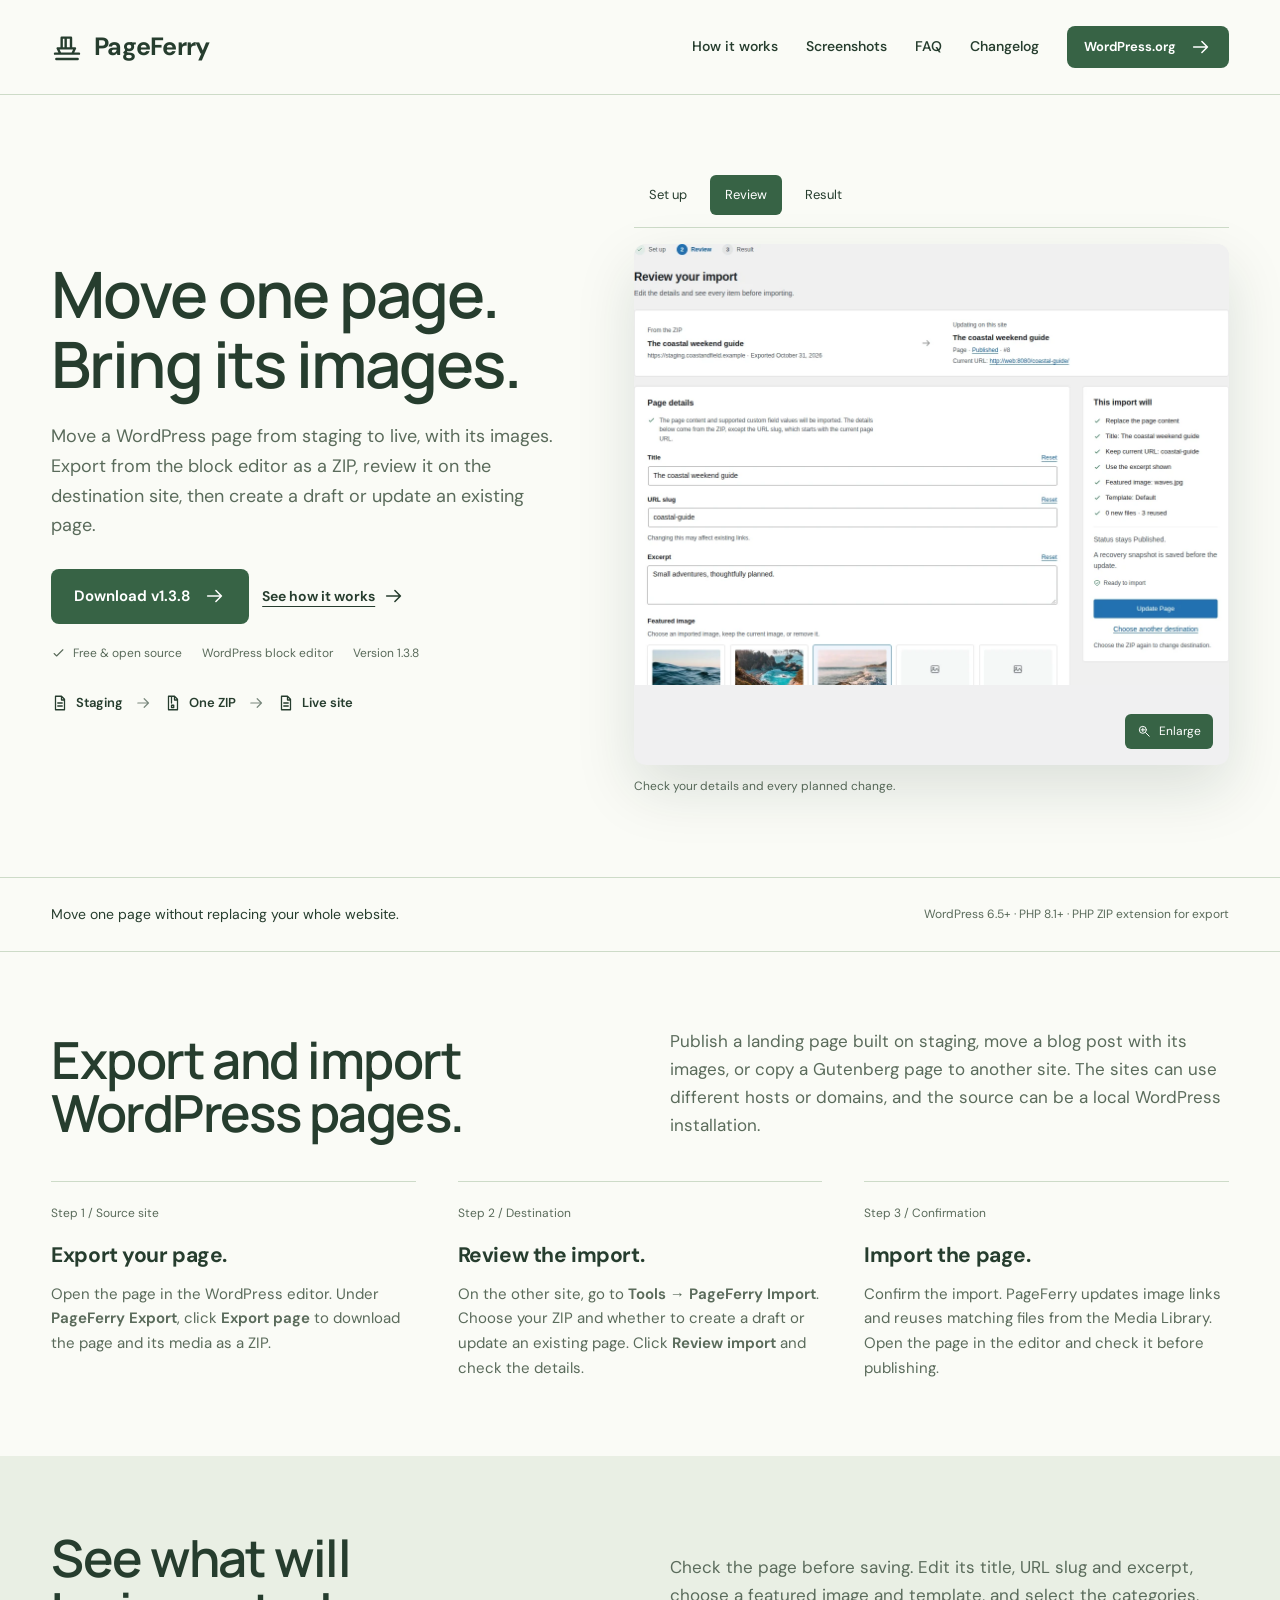
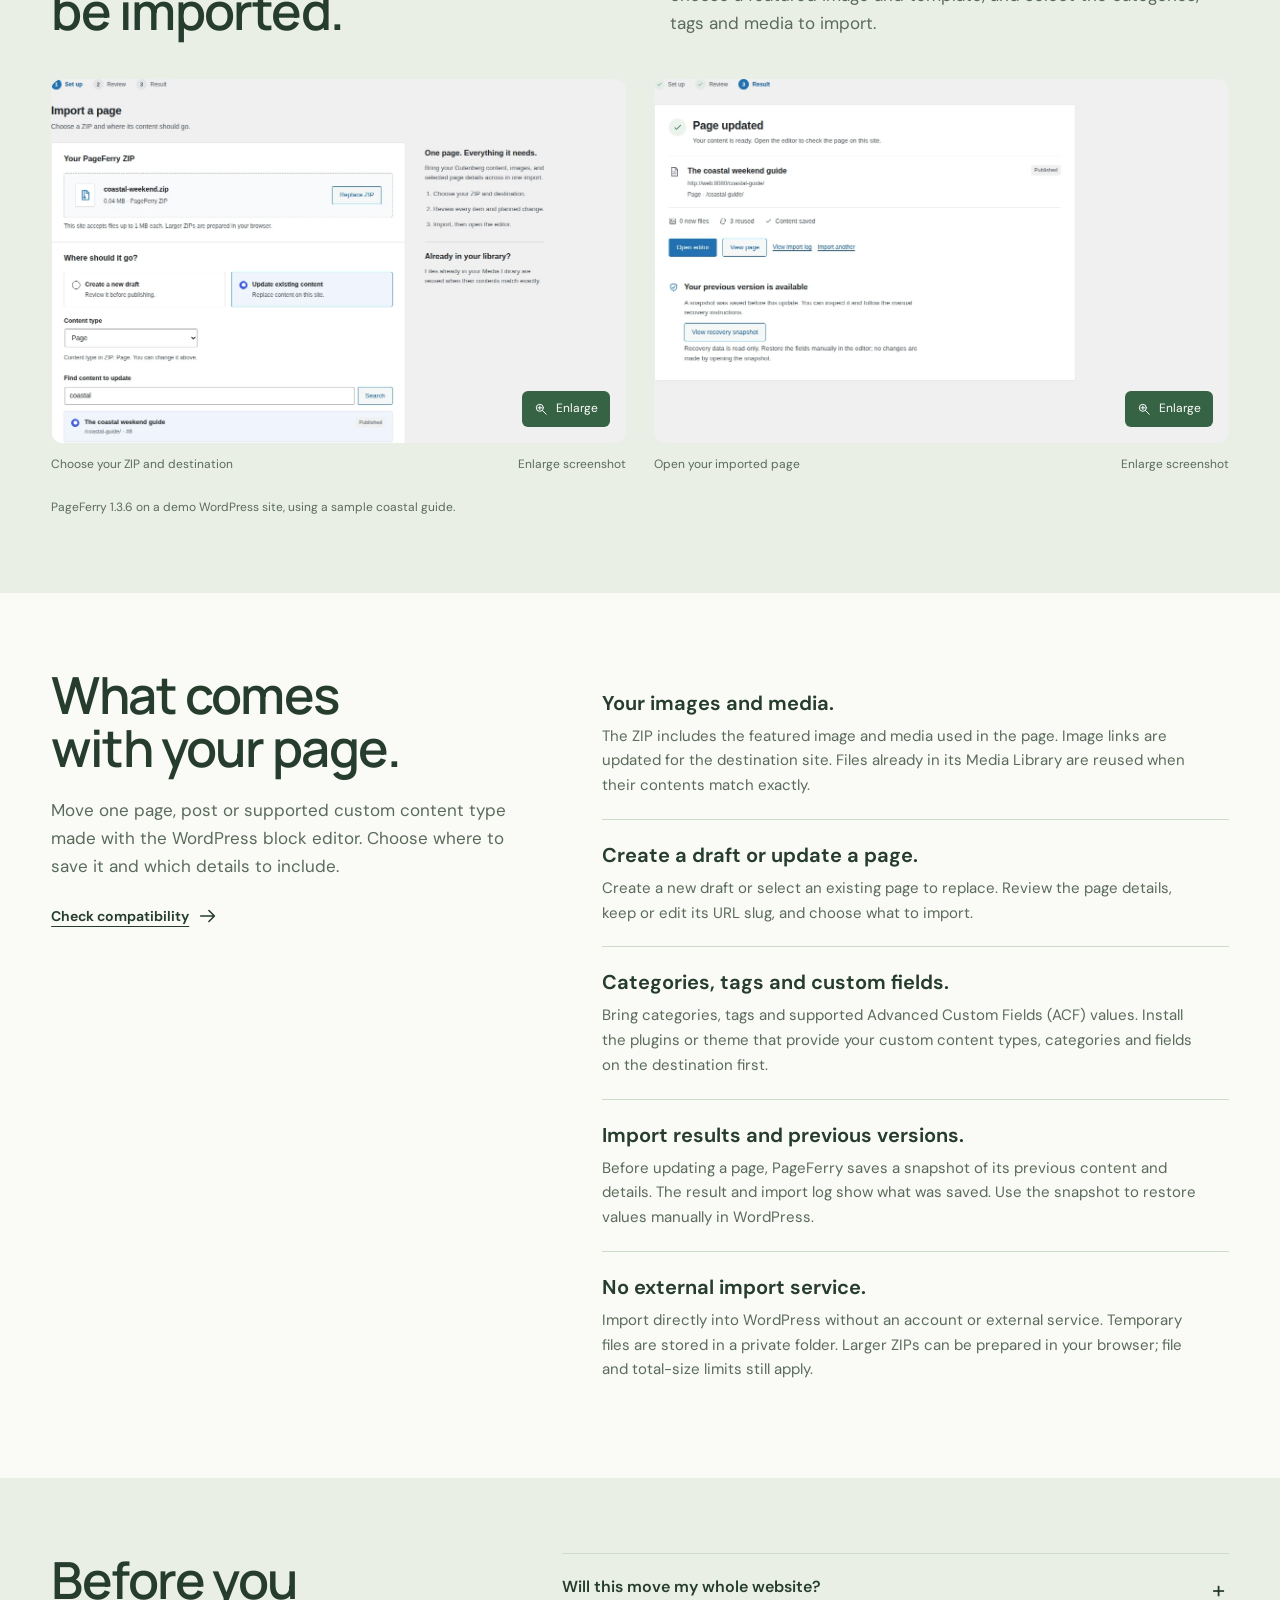
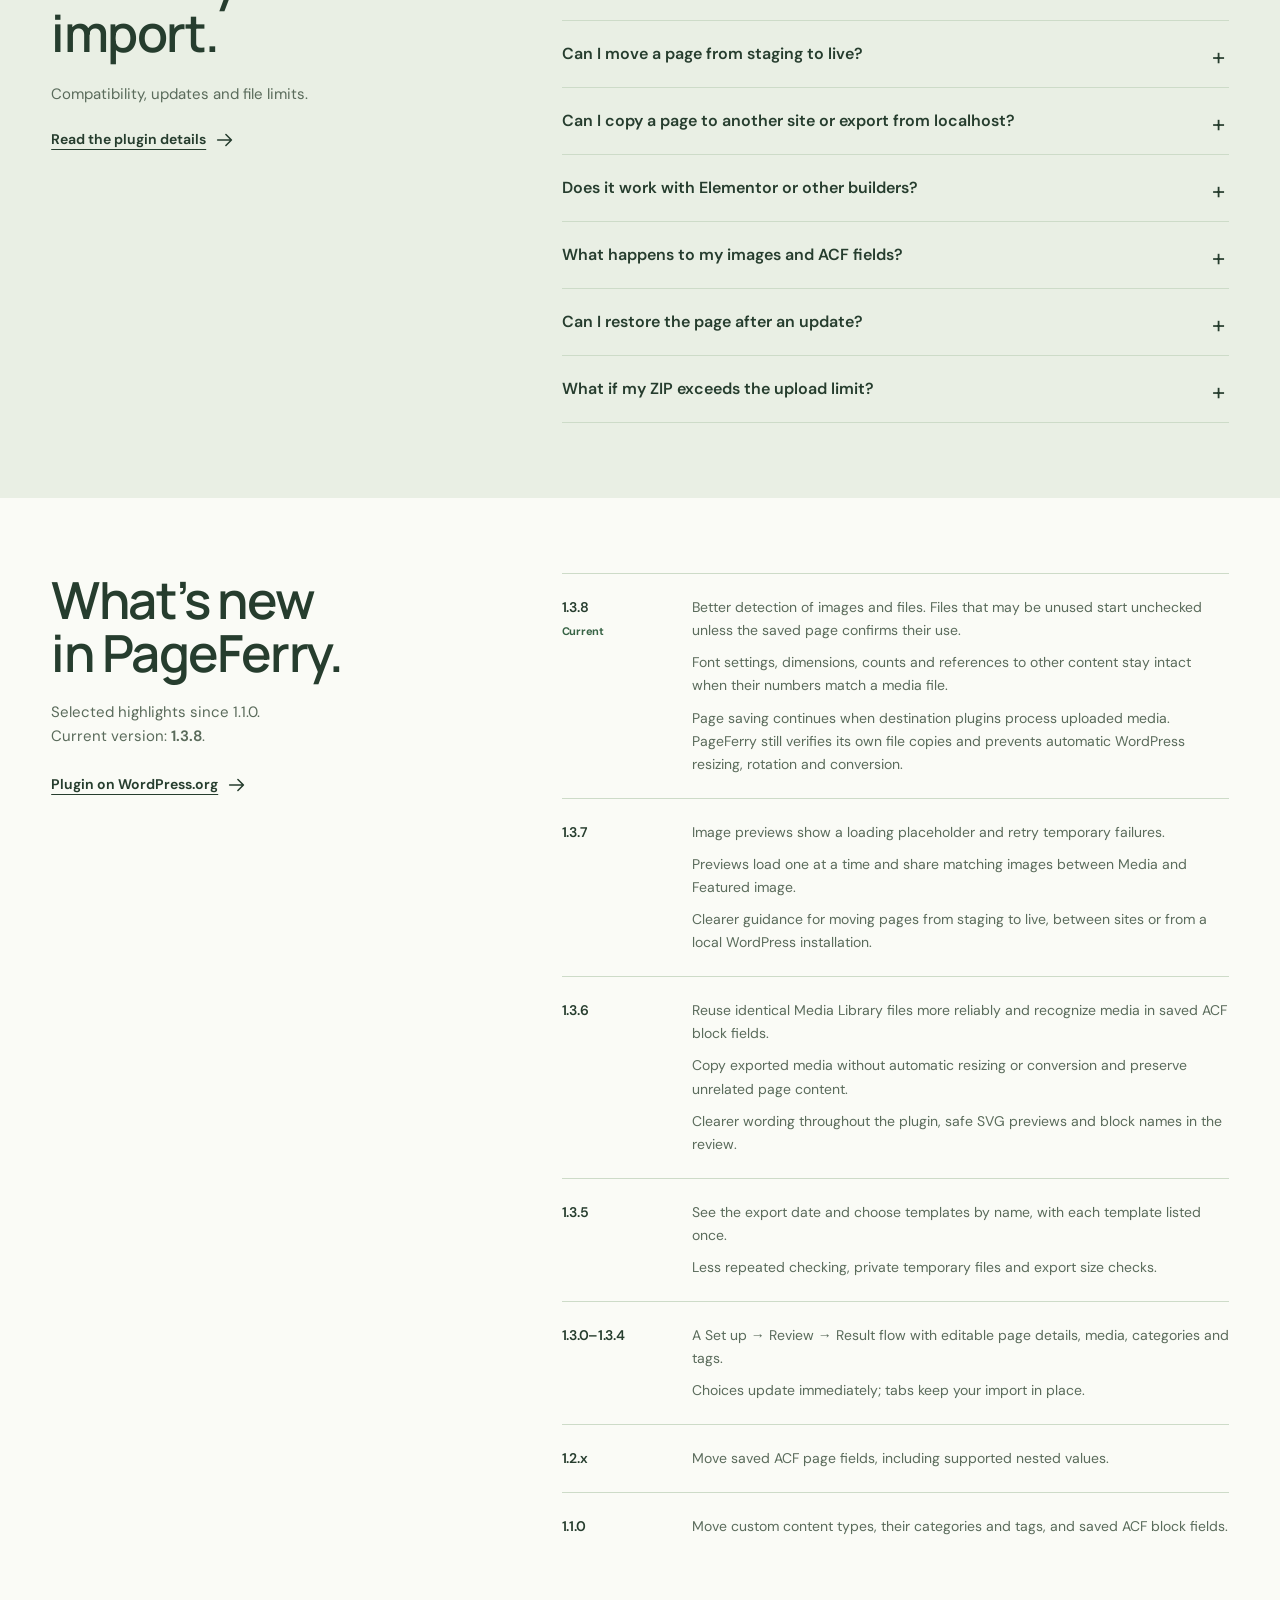
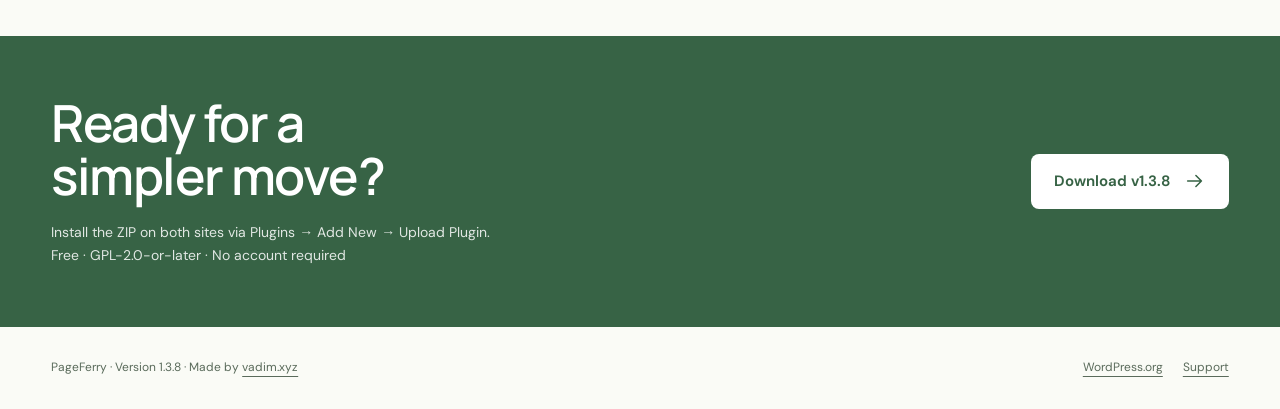
<file: index.html>
<!doctype html>
<html lang="en"><head><meta charset="utf-8"><meta name="viewport" content="width=device-width,initial-scale=1"><title>Move WordPress Pages from Staging to Live | PageFerry</title><meta name="description" content="Move a WordPress page from staging to live, with its images. Free Gutenberg export and import plugin to copy pages between sites or update an existing page."><meta name="theme-color" content="#fafbf6"><link rel="icon" href="site/pageferry/assets/favicon.svg" type="image/svg+xml"><link rel="stylesheet" href="site/pageferry/site.css?v=1.3.6"><script src="site/pageferry/site.js?v=1.3.6" defer></script></head><body class="clearwater"><a class="skip" href="#main">Skip to content</a>
<header class="site-header"><div class="wrap nav">
<a class="brand" href="#main"><svg class="brand-mark" aria-hidden="true" viewBox="0 0 24 24"><path d="M3 17h18M5 13h13l-2 4H7zM8 13V5h7v8M11 5v8M4 21h16"/></svg>PageFerry</a>
<nav class="nav-links" aria-label="Main navigation"><a href="#how">How it works</a><a href="#screenshots">Screenshots</a><a class="optional" href="#faq">FAQ</a><a class="optional" href="#changelog">Changelog</a><a class="button small" href="https://wordpress.org/plugins/pageferry/" target="_blank" rel="noopener noreferrer">WordPress.org<svg aria-hidden="true" viewBox="0 0 24 24"><path d="M4 12h15m-6-6 6 6-6 6"/></svg></a></nav>
</div></header><main id="main"><section class="hero"><div class="wrap hero-split"><div class="hero-copy"><h1>Move one page.<br>Bring its images.</h1><p class="lead">Move a WordPress page from staging to live, with its images. Export from the block editor as a ZIP, review it on the destination site, then create a draft or update an existing page.</p><div class="actions"><a class="button" href="site/pageferry/downloads/pageferry-1.3.8.zip" download>Download v1.3.8<svg aria-hidden="true" viewBox="0 0 24 24"><path d="M4 12h15m-6-6 6 6-6 6"/></svg></a><a class="text-link" href="#how">See how it works<svg aria-hidden="true" viewBox="0 0 24 24"><path d="M4 12h15m-6-6 6 6-6 6"/></svg></a></div><div class="availability"><span><svg aria-hidden="true" viewBox="0 0 24 24"><path d="m5 12 4 4L19 6"/></svg>Free &amp; open source</span><span>WordPress block editor</span><span class="version">Version 1.3.8</span></div><div class="route" aria-label="Export from the source site, save the ZIP, import on the destination site"><span><svg aria-hidden="true" viewBox="0 0 24 24"><path d="M6 3h8l4 4v14H6zM14 3v5h4M9 12h6m-6 4h6"/></svg>Staging</span><svg aria-hidden="true" viewBox="0 0 24 24"><path d="M4 12h15m-6-6 6 6-6 6"/></svg><span><svg aria-hidden="true" viewBox="0 0 24 24"><path d="M6 3h8l4 4v14H6zM14 3v5h4M10 3v9m0 3v3h3v-3z"/></svg>One ZIP</span><svg aria-hidden="true" viewBox="0 0 24 24"><path d="M4 12h15m-6-6 6 6-6 6"/></svg><span><svg aria-hidden="true" viewBox="0 0 24 24"><path d="M6 3h8l4 4v14H6zM14 3v5h4M9 12h6m-6 4h6"/></svg>Live site</span></div></div><div class="product-tour"><div class="tour-tabs" role="group" aria-label="Explore PageFerry screenshots"><button type="button" data-tour="setup" data-src="site/pageferry/assets/setup.webp?v=1.3.6" data-full="site/pageferry/assets/setup-full.webp?v=1.3.6" data-caption="Choose a ZIP and where its content should go." aria-pressed="false">Set up</button><button type="button" data-tour="review" data-src="site/pageferry/assets/review.webp?v=1.3.6" data-full="site/pageferry/assets/review-full.webp?v=1.3.6" data-caption="Check your details and every planned change." aria-pressed="true">Review</button><button type="button" data-tour="result" data-src="site/pageferry/assets/result.webp?v=1.3.6" data-full="site/pageferry/assets/result-full.webp?v=1.3.6" data-caption="Open the imported page and check the result." aria-pressed="false">Result</button></div><figure class="screenshot"><a class="screen-link" href="site/pageferry/assets/review-full.webp?v=1.3.6" data-screenshot="Check your details and every planned change."><img src="site/pageferry/assets/review.webp?v=1.3.6" alt="PageFerry review showing the source and destination, editable page details, featured image choices and import summary." loading="eager" width="1200" height="1120"><span class="zoom-label"><svg aria-hidden="true" viewBox="0 0 24 24"><circle cx="10" cy="10" r="6"/><path d="m15 15 6 6M7 10h6m-3-3v6"/></svg>Enlarge</span></a></figure><p class="tour-caption" aria-live="polite">Check your details and every planned change.</p></div></div></section><div class="promise"><div class="wrap promise-inner"><p>Move one page without replacing your whole website.</p><p class="requirements">WordPress 6.5+ · PHP 8.1+ · PHP ZIP extension for export</p></div></div><section class="section" id="how"><div class="wrap"><div class="section-heading"><h2>Export and import WordPress pages.</h2><p>Publish a landing page built on staging, move a blog post with its images, or copy a Gutenberg page to another site. The sites can use different hosts or domains, and the source can be a local WordPress installation.</p></div><div class="workflow">
<article><span class="step-number">Step 1 / Source site</span><h3>Export your page.</h3><p>Open the page in the WordPress editor. Under <strong>PageFerry Export</strong>, click <strong>Export page</strong> to download the page and its media as a ZIP.</p></article>
<article><span class="step-number">Step 2 / Destination</span><h3>Review the import.</h3><p>On the other site, go to <strong>Tools → PageFerry Import</strong>. Choose your ZIP and whether to create a draft or update an existing page. Click <strong>Review import</strong> and check the details.</p></article>
<article><span class="step-number">Step 3 / Confirmation</span><h3>Import the page.</h3><p>Confirm the import. PageFerry updates image links and reuses matching files from the Media Library. Open the page in the editor and check it before publishing.</p></article>
</div></div></section><section class="section showcase" id="screenshots"><div class="wrap"><div class="section-heading"><h2>See what will<br>be imported.</h2><p>Check the page before saving. Edit its title, URL slug and excerpt, choose a featured image and template, and select the categories, tags and media to import.</p></div><div class="screen-pair"><figure class="screenshot"><a class="screen-link" href="site/pageferry/assets/setup-full.webp?v=1.3.6" data-screenshot="Choose your ZIP and destination"><img src="site/pageferry/assets/setup.webp?v=1.3.6" alt="PageFerry setup with ZIP selection and the choice to create a draft or update existing content." loading="lazy" width="1200" height="900"><span class="zoom-label"><svg aria-hidden="true" viewBox="0 0 24 24"><circle cx="10" cy="10" r="6"/><path d="m15 15 6 6M7 10h6m-3-3v6"/></svg>Enlarge</span></a><figcaption><span>Choose your ZIP and destination</span><span>Enlarge screenshot</span></figcaption></figure><figure class="screenshot"><a class="screen-link" href="site/pageferry/assets/result-full.webp?v=1.3.6" data-screenshot="Open your imported page"><img src="site/pageferry/assets/result.webp?v=1.3.6" alt="PageFerry completed import with links to the editor, preview, import log and recovery snapshot." loading="lazy" width="1200" height="900"><span class="zoom-label"><svg aria-hidden="true" viewBox="0 0 24 24"><circle cx="10" cy="10" r="6"/><path d="m15 15 6 6M7 10h6m-3-3v6"/></svg>Enlarge</span></a><figcaption><span>Open your imported page</span><span>Enlarge screenshot</span></figcaption></figure></div><p class="screen-note">PageFerry 1.3.6 on a demo WordPress site, using a sample coastal guide.</p></div></section><section class="section" id="features"><div class="wrap features"><div class="features-intro"><h2>What comes with your page.</h2><p>Move one page, post or supported custom content type made with the WordPress block editor. Choose where to save it and which details to include.</p><a class="text-link" href="#faq">Check compatibility<svg aria-hidden="true" viewBox="0 0 24 24"><path d="M4 12h15m-6-6 6 6-6 6"/></svg></a></div><dl class="feature-list">
<div><dt>Your images and media.</dt><dd>The ZIP includes the featured image and media used in the page. Image links are updated for the destination site. Files already in its Media Library are reused when their contents match exactly.</dd></div>
<div><dt>Create a draft or update a page.</dt><dd>Create a new draft or select an existing page to replace. Review the page details, keep or edit its URL slug, and choose what to import.</dd></div>
<div><dt>Categories, tags and custom fields.</dt><dd>Bring categories, tags and supported Advanced Custom Fields (ACF) values. Install the plugins or theme that provide your custom content types, categories and fields on the destination first.</dd></div>
<div><dt>Import results and previous versions.</dt><dd>Before updating a page, PageFerry saves a snapshot of its previous content and details. The result and import log show what was saved. Use the snapshot to restore values manually in WordPress.</dd></div>
<div><dt>No external import service.</dt><dd>Import directly into WordPress without an account or external service. Temporary files are stored in a private folder. Larger ZIPs can be prepared in your browser; file and total-size limits still apply.</dd></div>
</dl></div></section><section class="section showcase" id="faq"><div class="wrap faq-layout"><div><h2>Before you<br>import.</h2><p>Compatibility, updates and file limits.</p><a class="text-link" href="https://wordpress.org/plugins/pageferry/" target="_blank" rel="noopener noreferrer">Read the plugin details<svg aria-hidden="true" viewBox="0 0 24 24"><path d="M4 12h15m-6-6 6 6-6 6"/></svg></a></div><div><details><summary>Will this move my whole website?</summary><p>PageFerry moves one page, post or supported custom content type at a time. It does not transfer themes, plugins, site settings or an entire Media Library.</p></details><details><summary>Can I move a page from staging to live?</summary><p>Yes. Export the page on staging and import its ZIP on the live site. Create a new draft to check before publishing, or select an existing page to update. A published page stays published, so an update appears on the live site as soon as the import is saved. Its URL stays the same unless you edit the slug. A snapshot of the previous version is saved first.</p></details><details><summary>Can I copy a page to another site or export from localhost?</summary><p>Yes. The sites can use different hosts or domains, and the source can be a local WordPress installation. The ZIP contains the exported media files, so the destination does not need to connect to the source. Install the theme and custom block plugins needed to display the page on the destination first.</p></details><details><summary>Does it work with Elementor or other builders?</summary><p>PageFerry supports the WordPress block editor (Gutenberg). Imports identified as Elementor, Divi, Beaver Builder, Bricks or WPBakery content are refused. Install the theme and custom block plugins needed to display the page on the destination first.</p></details><details><summary>What happens to my images and ACF fields?</summary><p>Media files are included in the ZIP. Files that may be unused start unchecked in the review; select any you need before importing. Matching Media Library files are reused when their contents match exactly. PageFerry copies the exported media without resizing, rotating or converting it. Other plugins on the destination can apply their own image processing or SVG rules. Supported ACF custom field values move too, with updated image links. Install ACF and matching field definitions on the destination first. Field definitions, site-wide ACF options and SEO data are not included. Check fields that refer to other posts or users after importing.</p></details><details><summary>Can I restore the page after an update?</summary><p>Open Recovery snapshots to read the previous content and page details. Copy the values you need back into the WordPress editor. Restoration is manual; there is no one-click restore button.</p></details><details><summary>What if my ZIP exceeds the upload limit?</summary><p>Your browser can prepare a larger ZIP and upload its media files one at a time. Each file must still fit the upload limit, and the whole import must fit PageFerry’s size limits. Reduce an oversized file and export again, or ask your host to raise a lower upload limit.</p></details></div></div></section><section class="section" id="changelog"><div class="wrap changelog-layout"><div class="changelog-intro"><h2>What’s new<br>in PageFerry.</h2><p>Selected highlights since 1.1.0.<br>Current version: <strong class="version">1.3.8</strong>.</p><a class="text-link" href="https://wordpress.org/plugins/pageferry/" target="_blank" rel="noopener noreferrer">Plugin on WordPress.org<svg aria-hidden="true" viewBox="0 0 24 24"><path d="M4 12h15m-6-6 6 6-6 6"/></svg></a></div><div>
<article class="release"><h3>1.3.8<span class="current">Current</span></h3><ul><li>Better detection of images and files. Files that may be unused start unchecked unless the saved page confirms their use.</li><li>Font settings, dimensions, counts and references to other content stay intact when their numbers match a media file.</li><li>Page saving continues when destination plugins process uploaded media. PageFerry still verifies its own file copies and prevents automatic WordPress resizing, rotation and conversion.</li></ul></article>
<article class="release"><h3>1.3.7</h3><ul><li>Image previews show a loading placeholder and retry temporary failures.</li><li>Previews load one at a time and share matching images between Media and Featured image.</li><li>Clearer guidance for moving pages from staging to live, between sites or from a local WordPress installation.</li></ul></article>
<article class="release"><h3>1.3.6</h3><ul><li>Reuse identical Media Library files more reliably and recognize media in saved ACF block fields.</li><li>Copy exported media without automatic resizing or conversion and preserve unrelated page content.</li><li>Clearer wording throughout the plugin, safe SVG previews and block names in the review.</li></ul></article>
<article class="release"><h3>1.3.5</h3><ul><li>See the export date and choose templates by name, with each template listed once.</li><li>Less repeated checking, private temporary files and export size checks.</li></ul></article>
<article class="release"><h3>1.3.0–1.3.4</h3><ul><li>A Set up → Review → Result flow with editable page details, media, categories and tags.</li><li>Choices update immediately; tabs keep your import in place.</li></ul></article>
<article class="release"><h3>1.2.x</h3><ul><li>Move saved ACF page fields, including supported nested values.</li></ul></article>
<article class="release"><h3>1.1.0</h3><ul><li>Move custom content types, their categories and tags, and saved ACF block fields.</li></ul></article>
</div></div></section><section class="download" id="download"><div class="wrap download-inner"><div><h2>Ready for a<br>simpler move?</h2><p>Install the ZIP on both sites via Plugins → Add New → Upload Plugin.<br>Free · GPL-2.0-or-later · No account required</p></div><a class="button" href="site/pageferry/downloads/pageferry-1.3.8.zip" download>Download v1.3.8<svg aria-hidden="true" viewBox="0 0 24 24"><path d="M4 12h15m-6-6 6 6-6 6"/></svg></a></div></section></main><footer class="footer"><div class="wrap footer-inner"><span>PageFerry · Version 1.3.8 · Made by <a href="https://vadim.xyz" target="_blank" rel="noopener noreferrer">vadim.xyz</a></span><div class="footer-links"><a href="https://wordpress.org/plugins/pageferry/" target="_blank" rel="noopener noreferrer">WordPress.org</a><a href="https://wordpress.org/support/plugin/pageferry/" target="_blank" rel="noopener noreferrer">Support</a></div></div></footer>
<dialog class="viewer" aria-labelledby="viewer-title"><div class="viewer-top"><h2 id="viewer-title">PageFerry screenshot</h2><div class="viewer-tools"><button class="viewer-zoom" type="button" aria-pressed="false" aria-controls="viewer-image"><svg aria-hidden="true" viewBox="0 0 24 24"><circle cx="10" cy="10" r="6"/><path d="m15 15 6 6M7 10h6m-3-3v6"/></svg><span>Zoom in</span></button><button class="viewer-close" type="button" autofocus><svg aria-hidden="true" viewBox="0 0 24 24"><path d="m6 6 12 12M6 18 18 6"/></svg>Close</button></div></div><div class="viewer-image" id="viewer-image" tabindex="0" role="region" aria-label="Enlarged screenshot. Use the arrow keys to move around the image."><img alt=""></div><p class="viewer-hint">Sample content on a demo site. Zoom in to read the details. Swipe or use the arrow keys to move around the image. Press Escape to close.</p></dialog></body></html>
</file>
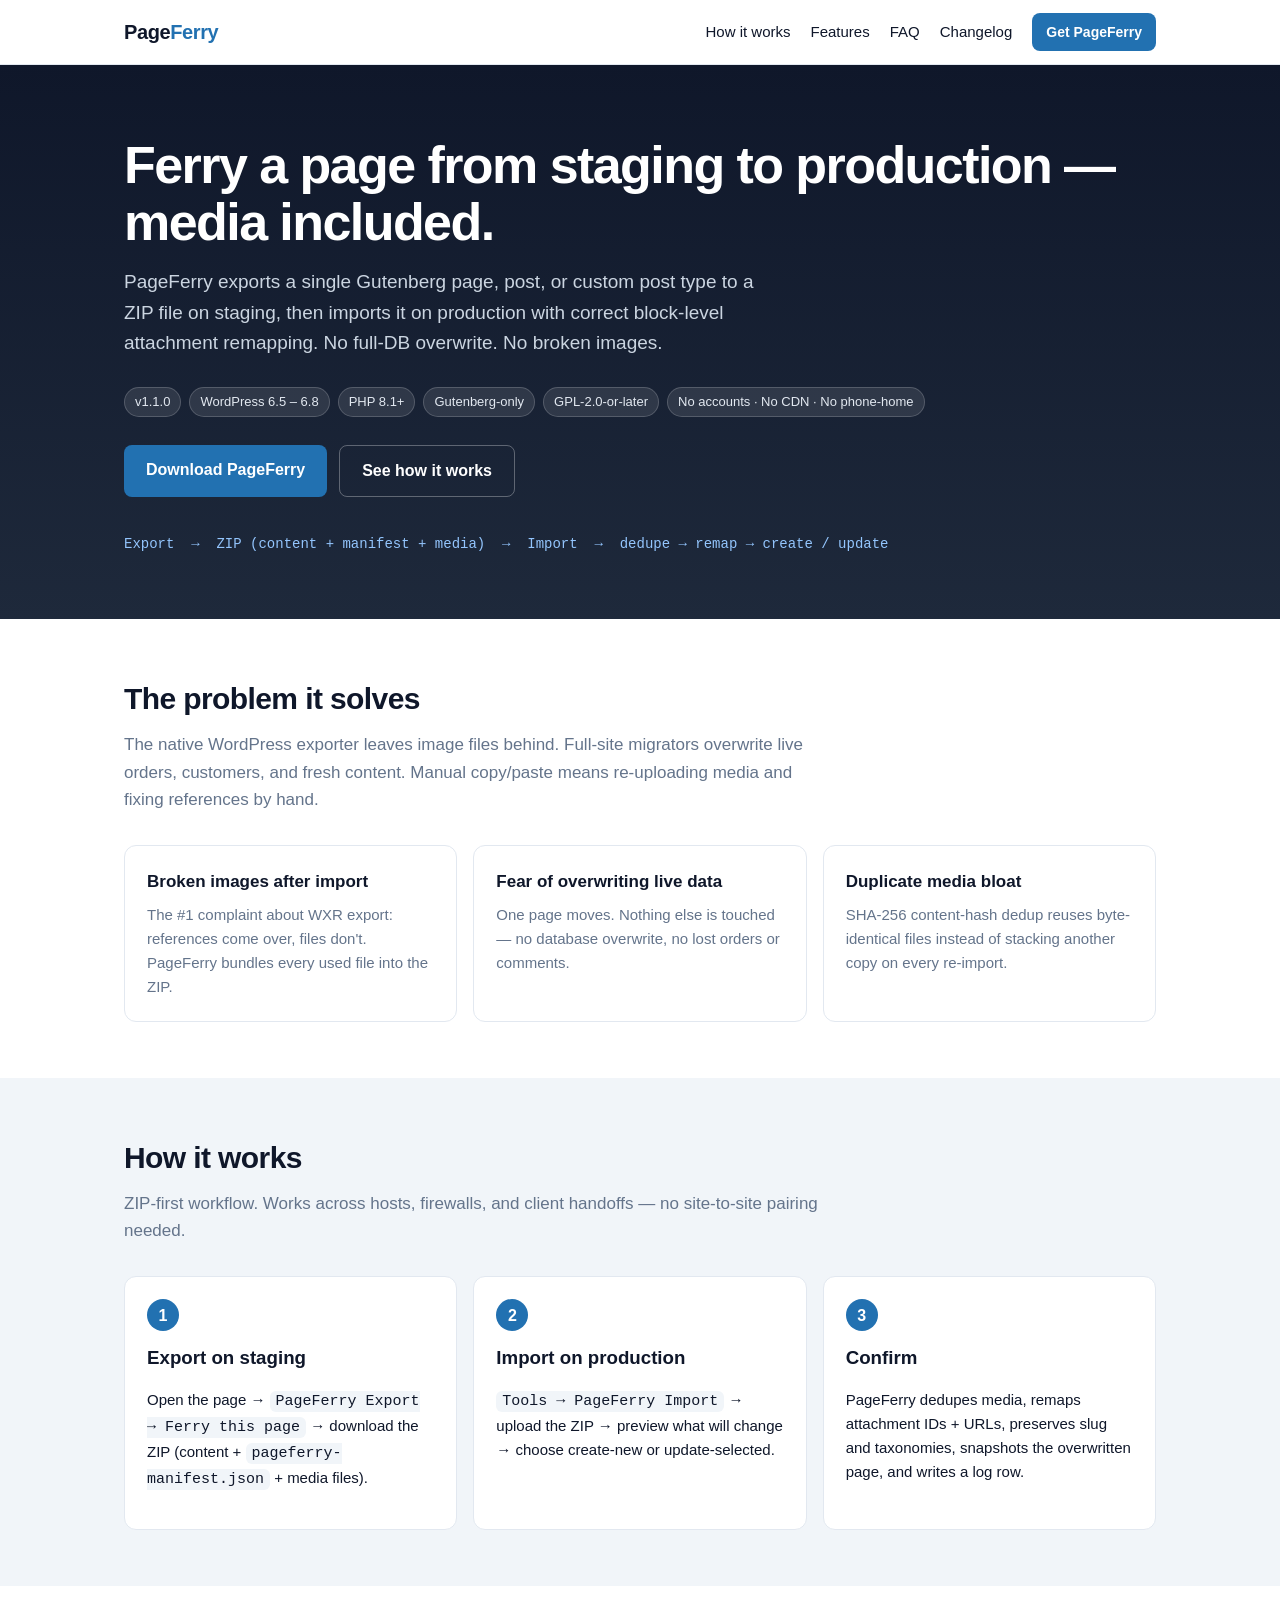
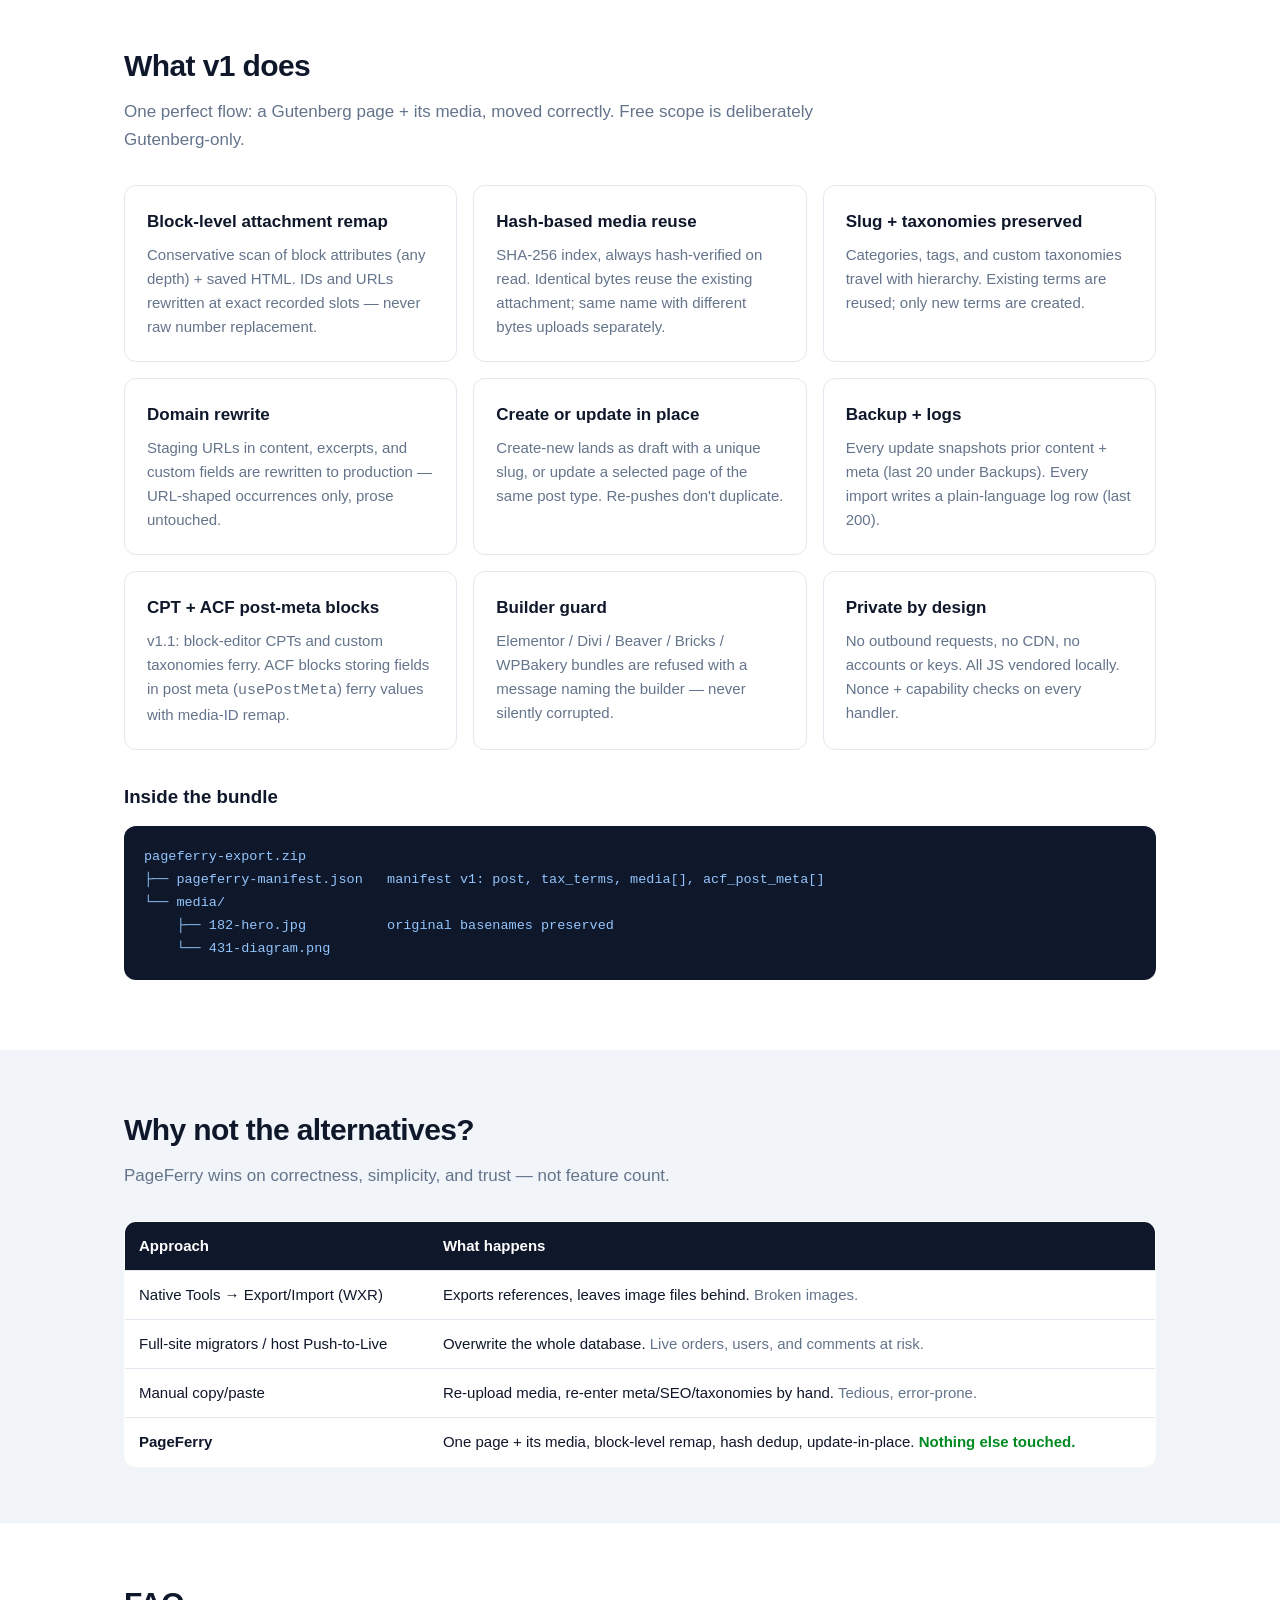
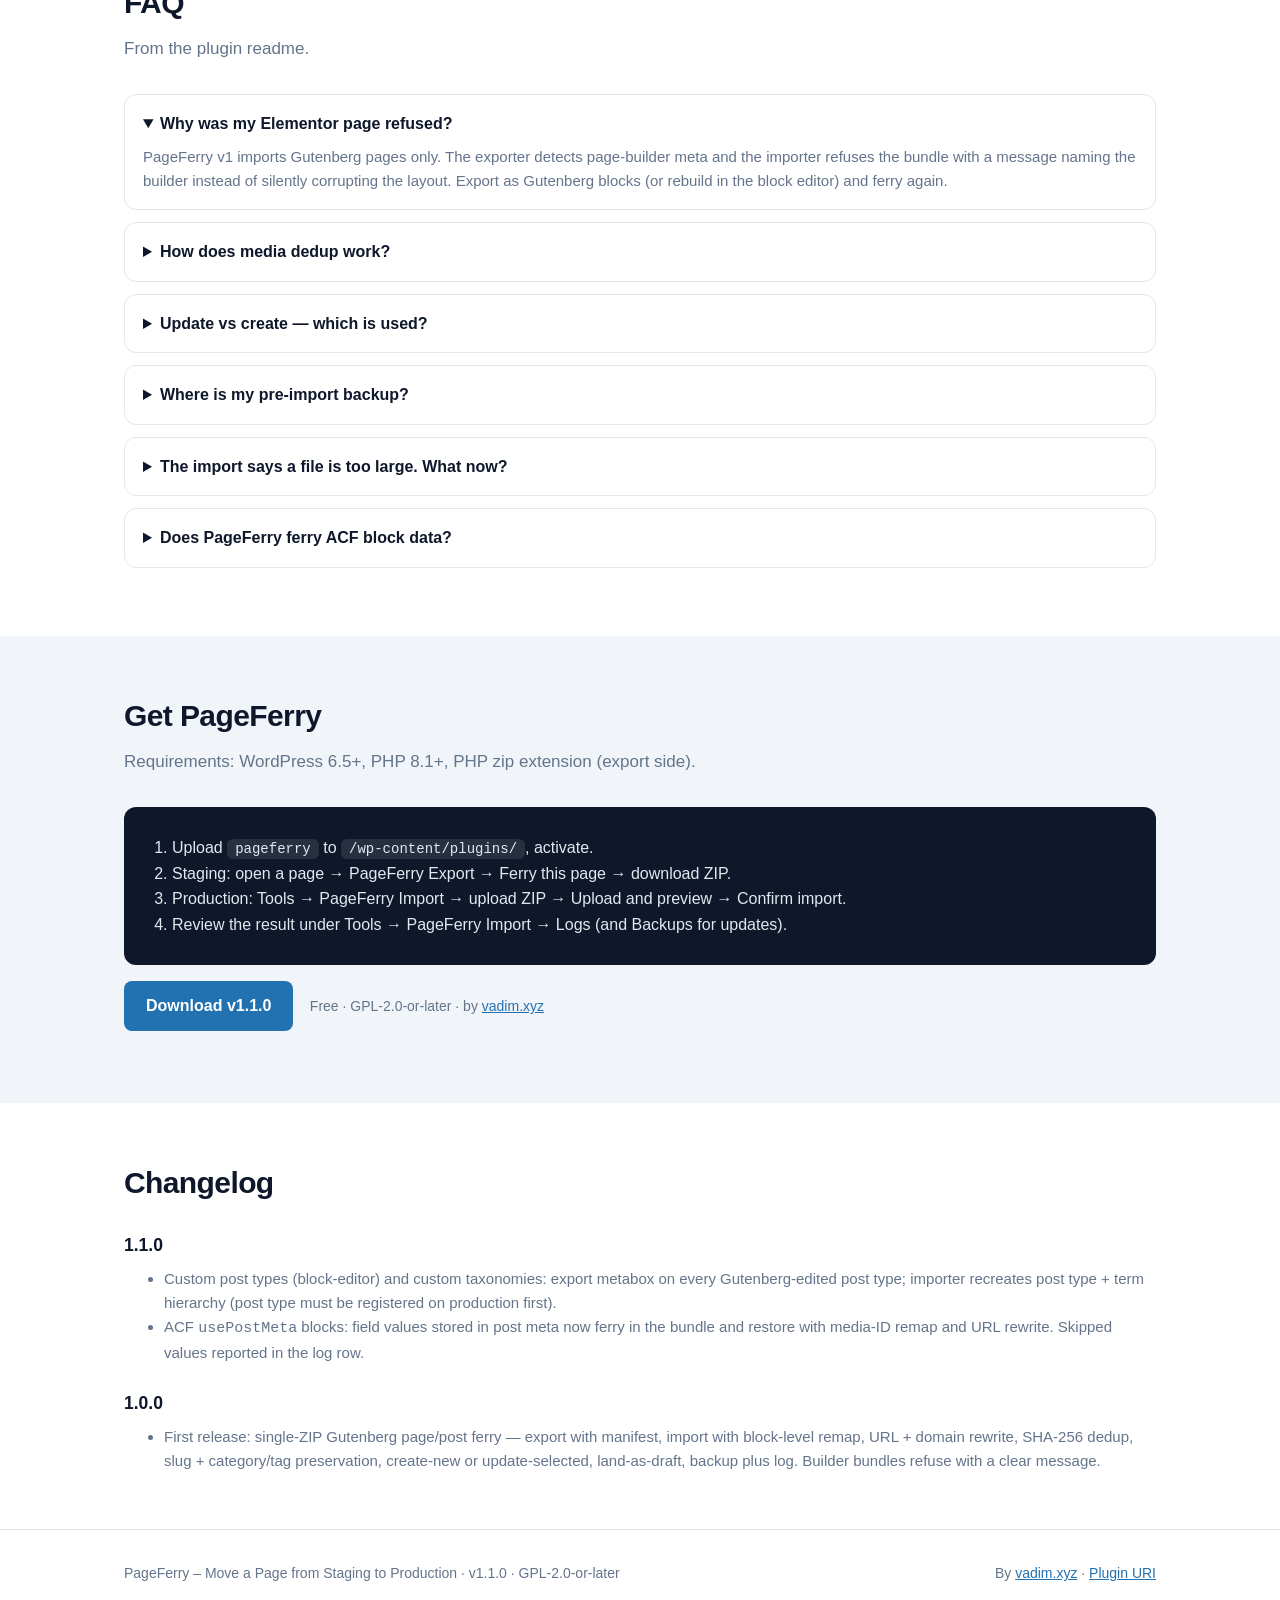
<file: static/pageferry/index.html>
<!DOCTYPE html>
<html lang="en">
<head>
<meta charset="UTF-8">
<meta name="viewport" content="width=device-width, initial-scale=1.0">
<title>PageFerry – Move a Page from Staging to Production</title>
<meta name="description" content="PageFerry ferries a single Gutenberg page, post, or custom post type from staging to production — content, media, taxonomies included. ZIP-first workflow, correct block-level attachment remapping.">
<style>
  :root {
    --bg: #0f172a;
    --bg2: #1e293b;
    --card: #ffffff;
    --ink: #0f172a;
    --muted: #64748b;
    --line: #e2e8f0;
    --accent: #2271b1;
    --accent2: #135e96;
    --green: #008a20;
    --amber: #b45309;
    --soft: #f1f5f9;
    --radius: 12px;
    --max: 1080px;
  }
  * { box-sizing: border-box; }
  body { margin: 0; font-family: -apple-system, BlinkMacSystemFont, "Segoe UI", Roboto, Inter, Helvetica, Arial, sans-serif; color: var(--ink); background: #fff; line-height: 1.6; }
  a { color: var(--accent); }
  header.nav { position: sticky; top: 0; z-index: 10; background: rgba(255,255,255,.95); backdrop-filter: blur(8px); border-bottom: 1px solid var(--line); }
  .wrap { max-width: var(--max); margin: 0 auto; padding: 0 24px; }
  .nav-inner { display: flex; align-items: center; justify-content: space-between; height: 64px; }
  .brand { font-weight: 800; font-size: 20px; letter-spacing: -.02em; text-decoration: none; color: var(--ink); }
  .brand span { color: var(--accent); }
  .nav-links { display: flex; gap: 20px; align-items: center; font-size: 15px; }
  .nav-links a { text-decoration: none; color: var(--ink); }
  .btn.btn { display: inline-block; background: var(--accent); color: #fff; padding: 12px 22px; border-radius: 8px; text-decoration: none; font-weight: 600; border: 0; cursor: pointer; }
  .btn:hover { background: var(--accent2); color: #fff; }
  .btn.ghost { background: transparent; color: var(--ink); border: 1px solid var(--line); }
  .btn.small { padding: 8px 14px; font-size: 14px; }
  .hero { background: linear-gradient(180deg, var(--bg) 0%, var(--bg2) 100%); color: #fff; padding: 72px 0 64px; }
  .hero h1 { font-size: clamp(32px, 5vw, 52px); line-height: 1.1; letter-spacing: -.03em; margin: 0 0 16px; }
  .hero p.lead { font-size: 19px; color: #cbd5e1; max-width: 640px; margin: 0 0 28px; }
  .badges { display: flex; flex-wrap: wrap; gap: 8px; margin: 0 0 28px; }
  .badge { font-size: 13px; background: rgba(255,255,255,.1); border: 1px solid rgba(255,255,255,.18); padding: 4px 10px; border-radius: 999px; color: #e2e8f0; }
  .hero-cta { display: flex; gap: 12px; flex-wrap: wrap; }
  .hero-cta .btn.ghost { color: #fff; border-color: rgba(255,255,255,.3); }
  .flow { display: flex; gap: 8px; align-items: center; margin-top: 36px; font-family: ui-monospace, SFMono-Regular, Menlo, monospace; font-size: 14px; color: #93c5fd; flex-wrap: wrap; }
  section { padding: 56px 0; }
  section.alt { background: var(--soft); }
  h2 { font-size: 30px; letter-spacing: -.02em; margin: 0 0 8px; }
  p.sub { color: var(--muted); margin: 0 0 32px; max-width: 700px; font-size: 17px; }
  .grid3 { display: grid; grid-template-columns: repeat(3, 1fr); gap: 16px; }
  .grid2 { display: grid; grid-template-columns: repeat(2, 1fr); gap: 16px; }
  .card { background: var(--card); border: 1px solid var(--line); border-radius: var(--radius); padding: 22px; }
  section.alt .card { background: #fff; }
  .card h3 { margin: 0 0 8px; font-size: 17px; }
  .card p { margin: 0; color: var(--muted); font-size: 15px; }
  .steps { display: grid; grid-template-columns: repeat(3, 1fr); gap: 16px; counter-reset: step; }
  .step { background: #fff; border: 1px solid var(--line); border-radius: var(--radius); padding: 22px; }
  .step .n { display: inline-flex; width: 32px; height: 32px; border-radius: 50%; background: var(--accent); color: #fff; font-weight: 700; align-items: center; justify-content: center; margin-bottom: 12px; }
  .step h3 { margin: 0 0 8px; }
  .step p, .step code { font-size: 15px; }
  .step code { background: var(--soft); padding: 2px 6px; border-radius: 6px; }
  table { width: 100%; border-collapse: collapse; font-size: 15px; background: #fff; border-radius: var(--radius); overflow: hidden; border: 1px solid var(--line); }
  th, td { text-align: left; padding: 12px 14px; border-bottom: 1px solid var(--line); }
  th { background: var(--bg); color: #fff; font-weight: 600; }
  tr:last-child td { border-bottom: 0; }
  .yes { color: var(--green); font-weight: 700; }
  .no { color: var(--muted); }
  details { background: #fff; border: 1px solid var(--line); border-radius: var(--radius); padding: 16px 18px; margin-bottom: 12px; }
  summary { font-weight: 650; cursor: pointer; }
  details p { color: var(--muted); margin: 8px 0 0; font-size: 15px; }
  .install { background: var(--bg); color: #e2e8f0; border-radius: var(--radius); padding: 28px; }
  .install ol { margin: 0; padding-left: 20px; }
  .install code { background: rgba(255,255,255,.1); padding: 2px 8px; border-radius: 6px; font-size: 14px; }
  .changelog { font-size: 15px; }
  .changelog h3 { margin: 24px 0 8px; }
  .changelog ul { margin: 0; color: var(--muted); }
  footer { border-top: 1px solid var(--line); padding: 32px 0; color: var(--muted); font-size: 14px; }
  .cols { display: flex; justify-content: space-between; gap: 24px; flex-wrap: wrap; }
  pre.pipeline { background: var(--bg); color: #93c5fd; padding: 20px; border-radius: var(--radius); overflow-x: auto; font-size: 13.5px; line-height: 1.7; }
  @media (max-width: 800px) {
    .grid3, .grid2, .steps { grid-template-columns: 1fr; }
    .nav-links a.hide-m { display: none; }
    section { padding: 40px 0; }
  }
</style>
</head>
<body>

<header class="nav">
  <div class="wrap nav-inner">
    <a class="brand" href="#">Page<span>Ferry</span></a>
    <nav class="nav-links">
      <a class="hide-m" href="#how">How it works</a>
      <a class="hide-m" href="#features">Features</a>
      <a class="hide-m" href="#faq">FAQ</a>
      <a class="hide-m" href="#changelog">Changelog</a>
      <a class="btn small" href="#download">Get PageFerry</a>
    </nav>
  </div>
</header>

<div class="hero">
  <div class="wrap">
    <h1>Ferry a page from staging to production — media included.</h1>
    <p class="lead">PageFerry exports a single Gutenberg page, post, or custom post type to a ZIP file on staging, then imports it on production with correct block-level attachment remapping. No full-DB overwrite. No broken images.</p>
    <div class="badges">
      <span class="badge">v1.1.0</span>
      <span class="badge">WordPress 6.5 – 6.8</span>
      <span class="badge">PHP 8.1+</span>
      <span class="badge">Gutenberg-only</span>
      <span class="badge">GPL-2.0-or-later</span>
      <span class="badge">No accounts · No CDN · No phone-home</span>
    </div>
    <div class="hero-cta">
      <a class="btn" href="#download">Download PageFerry</a>
      <a class="btn ghost" href="#how">See how it works</a>
    </div>
    <div class="flow">Export &nbsp;→&nbsp; ZIP (content + manifest + media) &nbsp;→&nbsp; Import &nbsp;→&nbsp; dedupe → remap → create / update</div>
  </div>
</div>

<section id="problem">
  <div class="wrap">
    <h2>The problem it solves</h2>
    <p class="sub">The native WordPress exporter leaves image files behind. Full-site migrators overwrite live orders, customers, and fresh content. Manual copy/paste means re-uploading media and fixing references by hand.</p>
    <div class="grid3">
      <div class="card"><h3>Broken images after import</h3><p>The #1 complaint about WXR export: references come over, files don't. PageFerry bundles every used file into the ZIP.</p></div>
      <div class="card"><h3>Fear of overwriting live data</h3><p>One page moves. Nothing else is touched — no database overwrite, no lost orders or comments.</p></div>
      <div class="card"><h3>Duplicate media bloat</h3><p>SHA-256 content-hash dedup reuses byte-identical files instead of stacking another copy on every re-import.</p></div>
    </div>
  </div>
</section>

<section class="alt" id="how">
  <div class="wrap">
    <h2>How it works</h2>
    <p class="sub">ZIP-first workflow. Works across hosts, firewalls, and client handoffs — no site-to-site pairing needed.</p>
    <div class="steps">
      <div class="step"><div class="n">1</div><h3>Export on staging</h3><p>Open the page → <code>PageFerry Export → Ferry this page</code> → download the ZIP (content + <code>pageferry-manifest.json</code> + media files).</p></div>
      <div class="step"><div class="n">2</div><h3>Import on production</h3><p><code>Tools → PageFerry Import</code> → upload the ZIP → preview what will change → choose create-new or update-selected.</p></div>
      <div class="step"><div class="n">3</div><h3>Confirm</h3><p>PageFerry dedupes media, remaps attachment IDs + URLs, preserves slug and taxonomies, snapshots the overwritten page, and writes a log row.</p></div>
    </div>
  </div>
</section>

<section id="features">
  <div class="wrap">
    <h2>What v1 does</h2>
    <p class="sub">One perfect flow: a Gutenberg page + its media, moved correctly. Free scope is deliberately Gutenberg-only.</p>
    <div class="grid3">
      <div class="card"><h3>Block-level attachment remap</h3><p>Conservative scan of block attributes (any depth) + saved HTML. IDs and URLs rewritten at exact recorded slots — never raw number replacement.</p></div>
      <div class="card"><h3>Hash-based media reuse</h3><p>SHA-256 index, always hash-verified on read. Identical bytes reuse the existing attachment; same name with different bytes uploads separately.</p></div>
      <div class="card"><h3>Slug + taxonomies preserved</h3><p>Categories, tags, and custom taxonomies travel with hierarchy. Existing terms are reused; only new terms are created.</p></div>
      <div class="card"><h3>Domain rewrite</h3><p>Staging URLs in content, excerpts, and custom fields are rewritten to production — URL-shaped occurrences only, prose untouched.</p></div>
      <div class="card"><h3>Create or update in place</h3><p>Create-new lands as draft with a unique slug, or update a selected page of the same post type. Re-pushes don't duplicate.</p></div>
      <div class="card"><h3>Backup + logs</h3><p>Every update snapshots prior content + meta (last 20 under Backups). Every import writes a plain-language log row (last 200).</p></div>
      <div class="card"><h3>CPT + ACF post-meta blocks</h3><p>v1.1: block-editor CPTs and custom taxonomies ferry. ACF blocks storing fields in post meta (<code>usePostMeta</code>) ferry values with media-ID remap.</p></div>
      <div class="card"><h3>Builder guard</h3><p>Elementor / Divi / Beaver / Bricks / WPBakery bundles are refused with a message naming the builder — never silently corrupted.</p></div>
      <div class="card"><h3>Private by design</h3><p>No outbound requests, no CDN, no accounts or keys. All JS vendored locally. Nonce + capability checks on every handler.</p></div>
    </div>
    <h3 style="margin:32px 0 12px">Inside the bundle</h3>
    <pre class="pipeline">pageferry-export.zip
├── pageferry-manifest.json   manifest v1: post, tax_terms, media[], acf_post_meta[]
└── media/
    ├── 182-hero.jpg          original basenames preserved
    └── 431-diagram.png</pre>
  </div>
</section>

<section class="alt" id="compare">
  <div class="wrap">
    <h2>Why not the alternatives?</h2>
    <p class="sub">PageFerry wins on correctness, simplicity, and trust — not feature count.</p>
    <table>
      <tr><th>Approach</th><th>What happens</th></tr>
      <tr><td>Native Tools → Export/Import (WXR)</td><td>Exports references, leaves image files behind. <span class="no">Broken images.</span></td></tr>
      <tr><td>Full-site migrators / host Push-to-Live</td><td>Overwrite the whole database. <span class="no">Live orders, users, and comments at risk.</span></td></tr>
      <tr><td>Manual copy/paste</td><td>Re-upload media, re-enter meta/SEO/taxonomies by hand. <span class="no">Tedious, error-prone.</span></td></tr>
      <tr><td><strong>PageFerry</strong></td><td>One page + its media, block-level remap, hash dedup, update-in-place. <span class="yes">Nothing else touched.</span></td></tr>
    </table>
  </div>
</section>

<section id="faq">
  <div class="wrap">
    <h2>FAQ</h2>
    <p class="sub">From the plugin readme.</p>
    <details open><summary>Why was my Elementor page refused?</summary><p>PageFerry v1 imports Gutenberg pages only. The exporter detects page-builder meta and the importer refuses the bundle with a message naming the builder instead of silently corrupting the layout. Export as Gutenberg blocks (or rebuild in the block editor) and ferry again.</p></details>
    <details><summary>How does media dedup work?</summary><p>Every file is hashed (SHA-256) at export. On import, PageFerry looks the hash up in its reuse index and verifies by re-hashing the existing attachment — a stale index row never reuses a deleted file. Identical bytes reuse the attachment; same filename with different bytes uploads separately.</p></details>
    <details><summary>Update vs create — which is used?</summary><p>You choose on the import screen. Create-new inserts as a draft with a unique slug. Update-selected overwrites content, excerpt, terms, and featured image after snapshotting the prior version into Backups. Terms match by name; existing terms keep their current parents.</p></details>
    <details><summary>Where is my pre-import backup?</summary><p>Tools → PageFerry Import → Backups. Each update stores the target's prior content and meta before writing anything (kept: last 20). The Logs tab links each update row to its backup key.</p></details>
    <details><summary>The import says a file is too large. What now?</summary><p>Your host caps each upload. Bundles over the cap import file-by-file automatically — but one single asset over the cap cannot. Raise the PHP upload limit, or drop that asset and re-export. The error names the file.</p></details>
    <details><summary>Does PageFerry ferry ACF block data?</summary><p>Blocks keeping field data in the block comment ferry like any other blocks. Blocks storing fields in post meta (usePostMeta, ACF PRO 6.3+) ferry values too: image/file/gallery IDs remap, URLs rewrite, the rest restores verbatim via the ACF API. Reference-type IDs (post/relationship/taxonomy/user) ferry verbatim — the export warns when they hold values.</p></details>
  </div>
</section>

<section class="alt" id="download">
  <div class="wrap">
    <h2>Get PageFerry</h2>
    <p class="sub">Requirements: WordPress 6.5+, PHP 8.1+, PHP zip extension (export side).</p>
    <div class="install">
      <ol>
        <li>Upload <code>pageferry</code> to <code>/wp-content/plugins/</code>, activate.</li>
        <li>Staging: open a page → PageFerry Export → Ferry this page → download ZIP.</li>
        <li>Production: Tools → PageFerry Import → upload ZIP → Upload and preview → Confirm import.</li>
        <li>Review the result under Tools → PageFerry Import → Logs (and Backups for updates).</li>
      </ol>
    </div>
    <p style="margin-top:16px"><a class="btn" href="https://vadim.xyz/pageferry/pageferry-1.1.0.zip">Download v1.1.0</a>
    <span style="color:var(--muted); font-size:14px; margin-left:12px">Free · GPL-2.0-or-later · by <a href="https://vadim.xyz">vadim.xyz</a></span></p>
  </div>
</section>

<section id="changelog">
  <div class="wrap changelog">
    <h2>Changelog</h2>
    <h3>1.1.0</h3>
    <ul>
      <li>Custom post types (block-editor) and custom taxonomies: export metabox on every Gutenberg-edited post type; importer recreates post type + term hierarchy (post type must be registered on production first).</li>
      <li>ACF <code>usePostMeta</code> blocks: field values stored in post meta now ferry in the bundle and restore with media-ID remap and URL rewrite. Skipped values reported in the log row.</li>
    </ul>
    <h3>1.0.0</h3>
    <ul>
      <li>First release: single-ZIP Gutenberg page/post ferry — export with manifest, import with block-level remap, URL + domain rewrite, SHA-256 dedup, slug + category/tag preservation, create-new or update-selected, land-as-draft, backup plus log. Builder bundles refuse with a clear message.</li>
    </ul>
  </div>
</section>

<footer>
  <div class="wrap cols">
    <div>PageFerry – Move a Page from Staging to Production · v1.1.0 · GPL-2.0-or-later</div>
    <div>By <a href="https://vadim.xyz">vadim.xyz</a> · <a href="https://vadim.xyz/pageferry">Plugin URI</a></div>
  </div>
</footer>

</body>
</html>
</file>
<file: site/pageferry/site.css>
@font-face{font-family:"DM Sans";src:url("assets/fonts/dm-sans.woff2") format("woff2");font-weight:400 700;font-display:swap}
@font-face{font-family:Manrope;src:url("assets/fonts/manrope.woff2") format("woff2");font-weight:400 800;font-display:swap}
:root{--paper:#fafbf6;--ink:#263d2e;--muted:#5a6b5b;--accent:#376345;--accent-ink:#fff;--wash:#e9efe4;--line:#cddbc8;--display:Manrope,sans-serif;--body:"DM Sans",sans-serif;--max:1200px;--gutter:clamp(22px,4vw,64px)}
*{box-sizing:border-box}
html{scroll-behavior:smooth;scroll-padding-top:100px;scrollbar-color:var(--accent) var(--paper)}
body{margin:0;background:var(--paper);color:var(--ink);font:17px/1.65 var(--body);-webkit-font-smoothing:antialiased}
::selection{background:var(--accent);color:var(--accent-ink)}
a{color:inherit;text-underline-offset:5px}
button{font:inherit;color:inherit;cursor:pointer}
a,button,summary{-webkit-tap-highlight-color:transparent}
:focus-visible{outline:3px solid var(--accent);outline-offset:5px}
img{display:block;width:100%;height:auto}
svg{width:22px;height:22px;flex-shrink:0;fill:none;stroke:currentColor;stroke-width:1.7;stroke-linecap:round;stroke-linejoin:round}
p{margin:0 0 1.2em;max-width:72ch}
h1,h2,h3{margin:0;text-wrap:balance}
h1,h2{font-family:var(--display);font-weight:400;letter-spacing:-.03em;line-height:1.04}
h1{font-size:clamp(48px,5.5vw,82px)}
h2{font-size:clamp(35px,4vw,56px)}
h3{font-size:21px;line-height:1.35;letter-spacing:-.02em}
strong{font-weight:650}
.wrap{width:min(100% - 2 * var(--gutter),var(--max));margin-inline:auto}
.skip{position:fixed;top:12px;left:16px;z-index:100;background:var(--accent);color:var(--accent-ink);padding:10px 20px;transform:translateY(-150%)}
.skip:focus{transform:none}
.site-header{border-bottom:1px solid var(--line)}
.nav{display:flex;align-items:center;justify-content:space-between;min-height:94px;gap:28px}
.brand{display:inline-flex;align-items:center;gap:11px;text-decoration:none;font-weight:700;font-size:25px;letter-spacing:-.03em}
.brand-mark{width:32px;height:32px;stroke-width:1.8}
.nav-links{display:flex;align-items:center;gap:28px;font-size:14px;font-weight:550}
.nav-links a{text-decoration:none}
.nav-links a:hover{text-decoration:underline}
.button{display:inline-flex;align-items:center;justify-content:center;gap:14px;background:var(--accent);color:var(--accent-ink);padding:15px 23px;border:0;border-radius:8px;text-decoration:none;font-weight:650;font-size:15px;min-height:50px;transition:filter .18s,box-shadow .18s}
.button:hover{filter:brightness(.91);box-shadow:0 5px 18px rgb(0 0 0 / .1)}
.button.small{padding:10px 17px;min-height:42px;font-size:13px}
.button.secondary{background:transparent;color:var(--ink);box-shadow:inset 0 0 0 1px var(--line)}
.button.secondary:hover{background:var(--wash);box-shadow:inset 0 0 0 1px var(--ink)}
.actions{display:flex;align-items:center;flex-wrap:wrap;gap:13px;margin-top:28px}
.text-link{display:inline-flex;align-items:center;gap:8px;font-size:14px;font-weight:650}
.lead{font-size:19px;line-height:1.65;color:var(--muted);margin-top:23px;max-width:48ch}
.availability{display:flex;gap:12px 20px;flex-wrap:wrap;font-size:12px;color:var(--muted);margin-top:20px}
.availability span{display:inline-flex;align-items:center;gap:7px}
.availability svg{width:15px;height:15px}
.version{font-variant-numeric:tabular-nums}
.hero{padding:76px 0 68px}
.hero-split{display:grid;grid-template-columns:1fr 1.12fr;align-items:center;gap:64px}
.hero-copy{min-width:0}
.screenshot{margin:0;min-width:0}
.screen-link{display:block;text-decoration:none;overflow:hidden;border-radius:12px;background:#f0f0f1;position:relative}
.screen-link:hover .zoom-label{background:var(--ink)}
.screen-link img{object-fit:cover;object-position:left top}
.zoom-label{position:absolute;right:16px;bottom:16px;display:flex;align-items:center;gap:8px;background:var(--accent);color:var(--accent-ink);padding:8px 12px;border-radius:6px;font-size:12px;transition:background .18s}
.zoom-label svg{width:14px;height:14px}
.screenshot figcaption{display:flex;justify-content:space-between;gap:12px;margin-top:12px;font-size:12px;line-height:1.5;color:var(--muted)}
.hero .screen-link{box-shadow:0 24px 60px rgb(17 48 37 / .13)}
.hero .screen-link img{aspect-ratio:1.13}
.route{display:flex;align-items:center;gap:12px;font-size:13px;font-weight:600;margin-top:28px}
.route span{display:flex;align-items:center;gap:7px}
.route>svg{width:17px;opacity:.6}
.route span svg{width:18px;height:18px}
.promise{padding:25px 0;border-block:1px solid var(--line)}
.promise-inner{display:flex;align-items:center;justify-content:space-between;gap:20px;font-size:14px}
.promise-inner p{margin:0}
.promise-inner .requirements{color:var(--muted);font-size:12px}
.section{padding:92px 0}
.section-heading{display:grid;grid-template-columns:1fr 1fr;gap:60px;align-items:end;margin-bottom:42px}
.section-heading p{color:var(--muted);margin:0;max-width:49ch}
.workflow{display:grid;grid-template-columns:repeat(3,1fr);gap:42px;counter-reset:steps}
.workflow article{border-top:1px solid var(--line);padding-top:22px}
.step-number{display:block;color:var(--muted);font-size:12px;margin-bottom:17px;font-variant-numeric:tabular-nums}
.workflow h3{margin-bottom:12px}
.workflow p{color:var(--muted);font-size:15px;margin:0}
.showcase{background:var(--wash)}
.screen-pair{display:grid;grid-template-columns:1fr 1fr;gap:28px}
.screen-pair .screen-link img{aspect-ratio:1.58}
.screen-note{font-size:12px;color:var(--muted);margin:25px 0 0}
.features{display:grid;grid-template-columns:.9fr 1.2fr;gap:100px}
.features-intro p{color:var(--muted);margin-top:22px}
.feature-list{margin:0}
.feature-list>div{padding:23px 0;border-top:1px solid var(--line)}
.feature-list>div:first-child{padding-top:0;border-top:0}
.feature-list dt{font-size:20px;line-height:1.4;font-weight:650;margin-bottom:7px}
.feature-list dd{margin:0;color:var(--muted);font-size:15px;max-width:60ch}
.faq-layout{display:grid;grid-template-columns:.8fr 1.3fr;gap:100px}
.faq-layout>div>p{color:var(--muted);margin-top:22px;font-size:15px}
details{border-top:1px solid var(--line)}
details:last-child{border-bottom:1px solid var(--line)}
summary{position:relative;padding:21px 40px 21px 0;cursor:pointer;list-style:none;font-size:16px;font-weight:600;line-height:1.5}
summary::-webkit-details-marker{display:none}
summary::after{content:"+";position:absolute;right:4px;top:18px;font-size:24px;font-weight:400}
details[open] summary::after{content:"−"}
details p{font-size:15px;color:var(--muted);margin:0 30px 23px 0}
.changelog-layout{display:grid;grid-template-columns:.8fr 1.3fr;gap:100px}
.changelog-intro p{color:var(--muted);font-size:15px;margin:20px 0}
.release{display:grid;grid-template-columns:105px 1fr;gap:25px;border-top:1px solid var(--line);padding:22px 0}
.release h3{font:600 14px/1.6 var(--body);font-variant-numeric:tabular-nums}
.release .current{display:block;color:var(--accent);font-size:11px;font-weight:700;margin-top:4px}
.release ul{list-style:none;margin:0;padding:0;color:var(--muted);font-size:14px}
.release li+li{margin-top:9px}
.download{background:var(--accent);color:var(--accent-ink);padding:72px 0}
.download-inner{display:flex;align-items:center;justify-content:space-between;gap:48px}
.download h2{max-width:14ch}
.download p{margin:19px 0 0;font-size:14px;opacity:.85}
.download .button{background:var(--accent-ink);color:var(--accent);white-space:nowrap}
.download :focus-visible{outline-color:var(--accent-ink)}
.footer{padding:31px 0;font-size:12px;color:var(--muted)}
.footer-inner{display:flex;justify-content:space-between;align-items:center;gap:25px}
.footer-links{display:flex;gap:20px}
.viewer{padding:18px;max-width:1200px;width:calc(100% - 36px);max-height:92dvh;background:var(--paper);color:var(--ink);border:0;border-radius:12px;box-shadow:0 25px 100px rgb(0 0 0 / .3)}
.viewer[open]{display:flex;flex-direction:column;overflow:hidden}
.viewer::backdrop{background:rgb(8 17 15 / .85)}
.viewer-top{display:flex;justify-content:space-between;gap:20px;align-items:center;margin-bottom:14px;flex-shrink:0}
.viewer h2{font:600 16px var(--body);letter-spacing:0}
.viewer-tools{display:flex;gap:8px;flex-shrink:0}
.viewer-close,.viewer-zoom{display:flex;align-items:center;gap:6px;border:0;border-radius:5px;background:var(--wash);padding:8px 12px;font-size:13px;min-height:40px}
.viewer-zoom[aria-pressed="true"]{background:var(--accent);color:var(--accent-ink)}
.viewer-image{max-height:calc(92dvh - 115px);overflow:auto;border-radius:6px;background:#f0f0f1;min-height:0}
.viewer-image img{width:100%;height:auto}
.viewer-image.is-zoomed img{width:1200px;min-width:100%;max-width:none}
.viewer-image:focus-visible{outline-offset:-3px}
.viewer-hint{font-size:11px;color:var(--muted);margin:10px 0 0;flex-shrink:0}
.clearwater h1,.clearwater h2{font-weight:600}
.clearwater .hero{padding:80px 0}
.clearwater .hero-split{gap:70px;grid-template-columns:.95fr 1.1fr}
.clearwater h1{font-size:clamp(45px,5vw,70px);line-height:1.1}
.clearwater .hero .lead{font-size:18px}
.product-tour{min-width:0}
.tour-tabs{display:flex;gap:8px;margin-bottom:16px;border-bottom:1px solid var(--line);padding-bottom:12px}
.tour-tabs button{border:0;background:transparent;padding:8px 15px;font-size:13px;border-radius:6px;min-height:40px}
.tour-tabs button[aria-pressed="true"]{background:var(--accent);color:#fff}
.tour-tabs button:hover{background:var(--wash);color:var(--ink)}
.clearwater .hero .screen-link img{aspect-ratio:1.14;object-fit:contain}
.tour-caption{font-size:12px;color:var(--muted);margin:12px 0 0}
.clearwater .features{grid-template-columns:.9fr 1.2fr;gap:80px}
.clearwater .feature-list>div{padding:21px 0}
.clearwater .section{padding:75px 0}
.clearwater .download{padding:60px 0}
@media(min-width:1000px) and (prefers-reduced-motion:no-preference){
  .hero .screenshot,.product-tour{animation:screen-arrive .8s cubic-bezier(.16,1,.3,1)}
  @keyframes screen-arrive{from{transform:translateY(18px);clip-path:inset(0 0 4% 0)}to{transform:none;clip-path:inset(0)}}
}
@media(max-width:1050px){
  .nav-links{gap:18px}.nav-links .optional{display:none}
  .hero-split,.clearwater .hero-split{gap:35px}
  .features,.faq-layout,.changelog-layout{gap:55px}
  .hero{padding:55px 0}
  .section{padding:75px 0}
}
@media(max-width:760px){
  :root{--gutter:23px}
  body{font-size:16px}
  .nav{min-height:76px;gap:16px}.brand{font-size:23px}.brand-mark{width:27px;height:27px}
  .nav-links{gap:0}.nav-links>a:not(.button){display:none}.button.small{font-size:12px;padding:9px 12px}
  .nav-links .button svg{display:none}
  .route{gap:9px;font-size:12px}.route span svg{display:none}
  .hero,.clearwater .hero{padding:43px 0 48px}
  .hero-split,.clearwater .hero-split{grid-template-columns:1fr;gap:32px}
  h1{font-size:clamp(47px,9.8vw,69px)}
  .lead{font-size:17px;max-width:45ch;margin-top:22px}
  .hero .screen-link img{aspect-ratio:1.15}
  .availability{gap:8px 15px;font-size:11px}
  .promise{padding:21px 0}.promise-inner{align-items:start;flex-direction:column;gap:6px;font-size:13px}
  .section,.clearwater .section{padding:55px 0}
  .section-heading,.features,.faq-layout,.changelog-layout,.clearwater .features{grid-template-columns:1fr;gap:24px}
  .section-heading{margin-bottom:32px}.section-heading p{font-size:15px}
  h2{font-size:37px}h3{font-size:20px}
  .workflow{grid-template-columns:1fr;gap:28px}.workflow article{padding-top:17px}.step-number{margin-bottom:11px}
  .screen-pair{grid-template-columns:1fr;gap:28px}
  .screen-pair .screen-link img{aspect-ratio:1.33}
  .features-intro p,.faq-layout>div>p{margin-top:16px}
  .feature-list>div:first-child{padding-top:22px;border-top:1px solid var(--line)}
  .release{grid-template-columns:80px 1fr;gap:15px}
  .download{padding:49px 0}.download-inner{flex-direction:column;align-items:start;gap:24px}.download h2{max-width:16ch}
  .footer-inner{flex-direction:column;align-items:start;gap:12px}
  .clearwater h1{font-size:48px}.clearwater .hero .lead{font-size:17px}
  .tour-tabs{gap:3px}.tour-tabs button{padding:8px 13px}
  .clearwater .hero .screen-link img{aspect-ratio:1.12}
  .viewer{padding:12px;width:calc(100% - 18px)}.viewer-top{gap:12px;flex-wrap:wrap}.viewer-close,.viewer-zoom{padding:8px}.viewer h2{font-size:14px;flex-basis:100%}
  .viewer-tools{margin-left:auto}.viewer-image{max-height:calc(92dvh - 170px)}
}
@media(prefers-reduced-motion:reduce){html{scroll-behavior:auto}*,*::before,*::after{animation:none!important;transition:none!important}}
</file>
